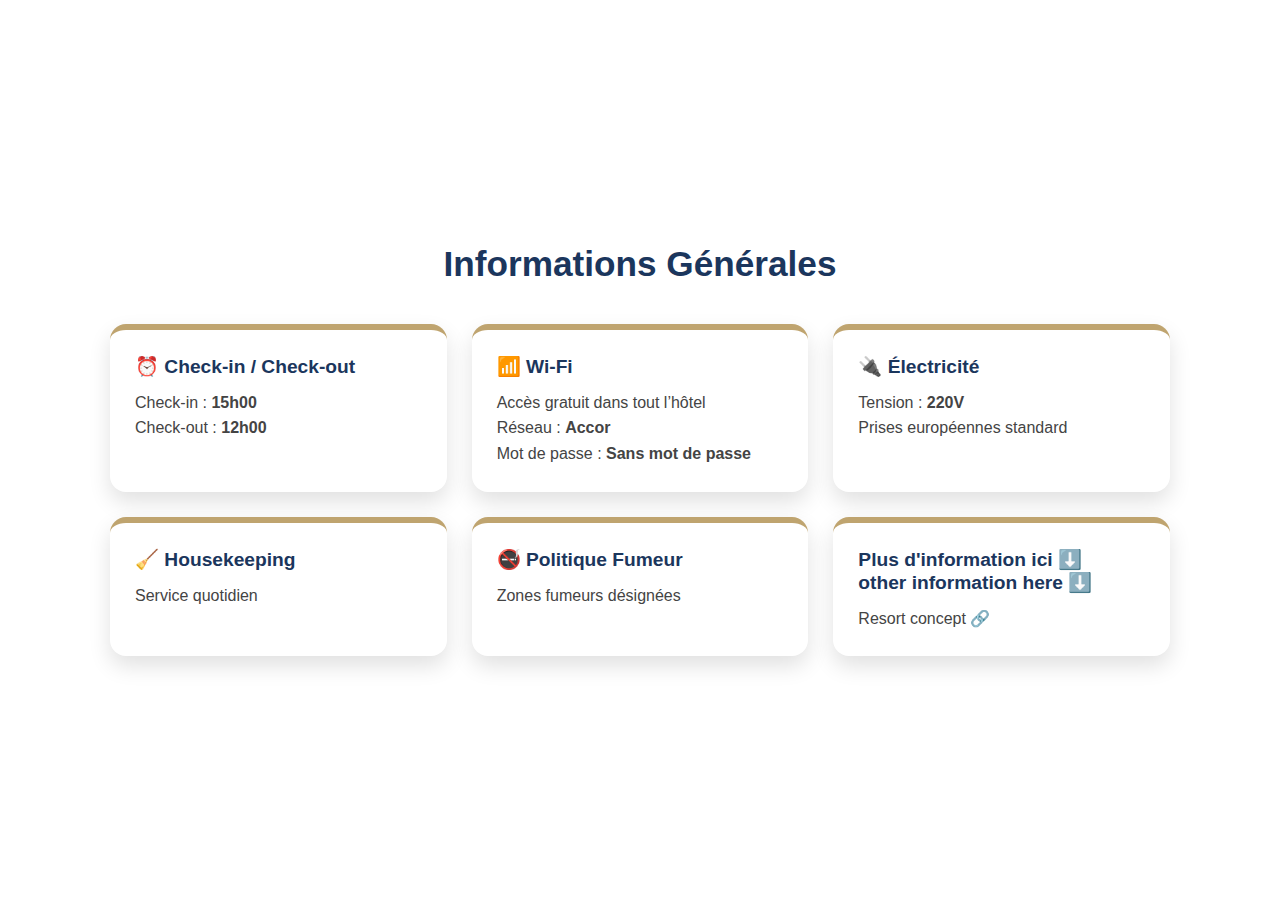
<file: info.html>
<!DOCTYPE html>
<html lang="fr">
<head>
    <meta charset="UTF-8">
    <meta name="viewport" content="width=device-width, initial-scale=1.0">
    <title>Informations Générales – Mövenpick</title>
    <link rel="stylesheet" href="style-info.css">
</head>
<body>

<div class="container">
    <h1>Informations Générales</h1>

    <div class="info-grid">

        <div class="card">
            <h2>⏰ Check-in / Check-out</h2>
            <p>
                Check-in : <strong>15h00</strong><br>
                Check-out : <strong>12h00</strong>
            </p>
        </div>

        <div class="card">
            <h2>📶 Wi-Fi</h2>
            <p>
                Accès gratuit dans tout l’hôtel<br>
                Réseau : <strong>Accor</strong><br>
                Mot de passe : <strong>Sans mot de passe</strong>
            </p>
        </div>

        <div class="card">
            <h2>🔌 Électricité</h2>
            <p>
                Tension : <strong>220V</strong><br>
                Prises européennes standard
            </p>
        </div>

        <div class="card">
            <h2>🧹 Housekeeping</h2>
            <p>
                Service quotidien<br>
            </p>
        </div>

        <div class="card">
            <h2>🚭 Politique Fumeur</h2>
            <p>
                Zones fumeurs désignées
            </p>
        </div>

        <div class="card">
            <h2>Plus d'information ici ⬇️ <br> other information here ⬇️</h2>
            <p>
                <a href="https://movenpicksousse.github.io/Consept/" target="_blank" >Resort concept 🔗</a>
            </p>
        </div>

    </div>
</div>

</body>
</html>
</file>
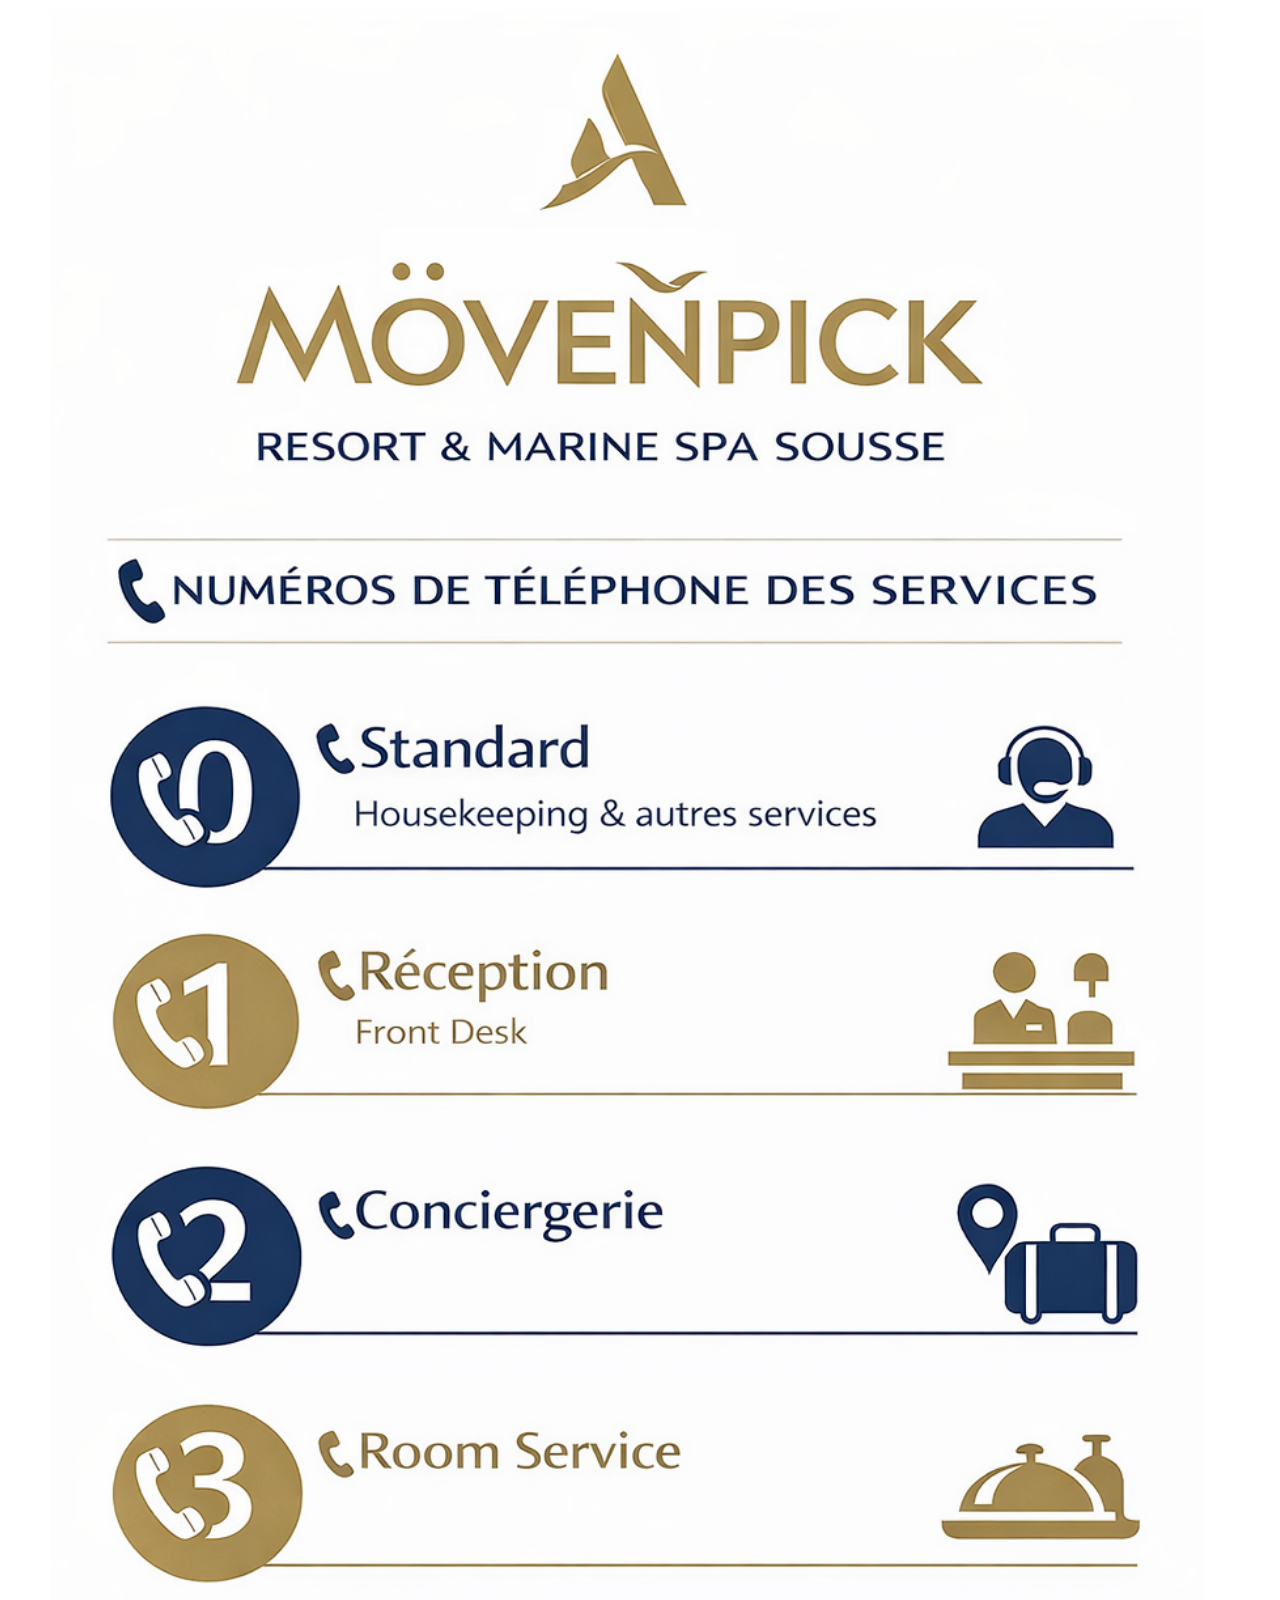
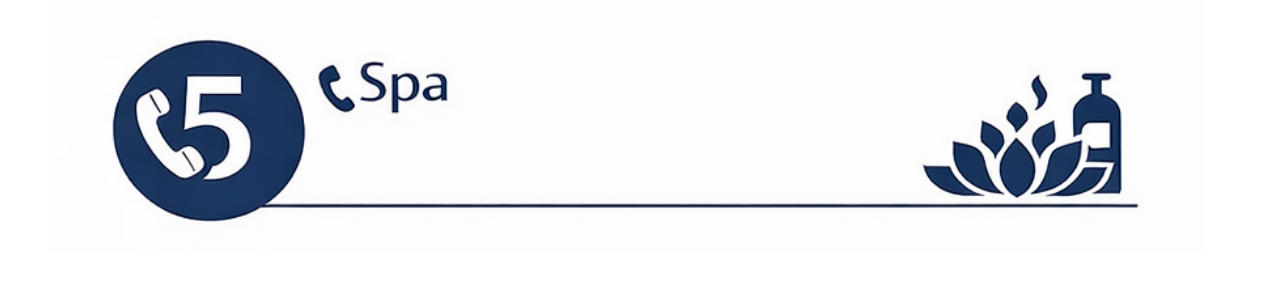
<file: standart page.html>
<!DOCTYPE html>
<html lang="fr">
<head>
    <meta charset="UTF-8">
    <meta name="viewport" content="width=device-width, initial-scale=1.0">
    <title>Mövenpick – Numéros de service</title>
    <link rel="stylesheet" href="style standart page.css">
</head>
<body>
    <div class="container">
        <img src="standart.png" alt="Numéros de service Mövenpick">
    </div>
</body>
</html>
</file>
<file: style-info.css>
* {
    margin: 0;
    padding: 0;
    box-sizing: border-box;
    font-family: "Segoe UI", Arial, sans-serif;
}

body {
    min-height: 100vh;
    background-color: #ffffff;
    display: flex;
    justify-content: center;
    align-items: center;
}

.container {
    width: 100%;
    max-width: 1100px;
    padding: 20px;
}

h1 {
    text-align: center;
    margin-bottom: 40px;
    color: #1b365d;
    font-size: 2.2rem;
}

.info-grid {
    display: grid;
    grid-template-columns: repeat(auto-fit, minmax(260px, 1fr));
    gap: 25px;
}

.card {
    background: #ffffff;
    border-radius: 16px;
    padding: 25px;
    box-shadow: 0 10px 22px rgba(0,0,0,0.12);
    border-top: 6px solid #bfa46f;
}

.card h2 {
    margin-bottom: 12px;
    color: #1b365d;
    font-size: 1.2rem;
}

.card p {
    color: #444;
    line-height: 1.6;
    font-size: 1rem;
}

.card-link {
    text-decoration: none;      /* enlever le soulignement */
    color: #1a73e8;              /* couleur du lien */
    font-weight: bold;
    font-size: 16px;
    transition: 0.3s ease;
}

.card-link:hover {
    color: #0b4dbb;              /* couleur au survol */
    text-decoration: underline;
}

a {
    color: #444;
    font-weight: 500;
    text-decoration: none;
}
</file>
<file: style standart page.css>
/* Reset simple */
* {
    margin: 0;
    padding: 0;
    box-sizing: border-box;
}

/* Centrage + compatibilité tous écrans */
body {
    min-height: 100vh;
    display: flex;
    align-items: center;
    justify-content: center;
    background-color: #ffffff;
}

/* Conteneur responsive */
.container {
    width: 100%;
    max-width: 1200px;
    padding: 10px;
}

/* Image responsive */
.container img {
    width: 100%;
    height: auto;
    display: block;
}
</file>
